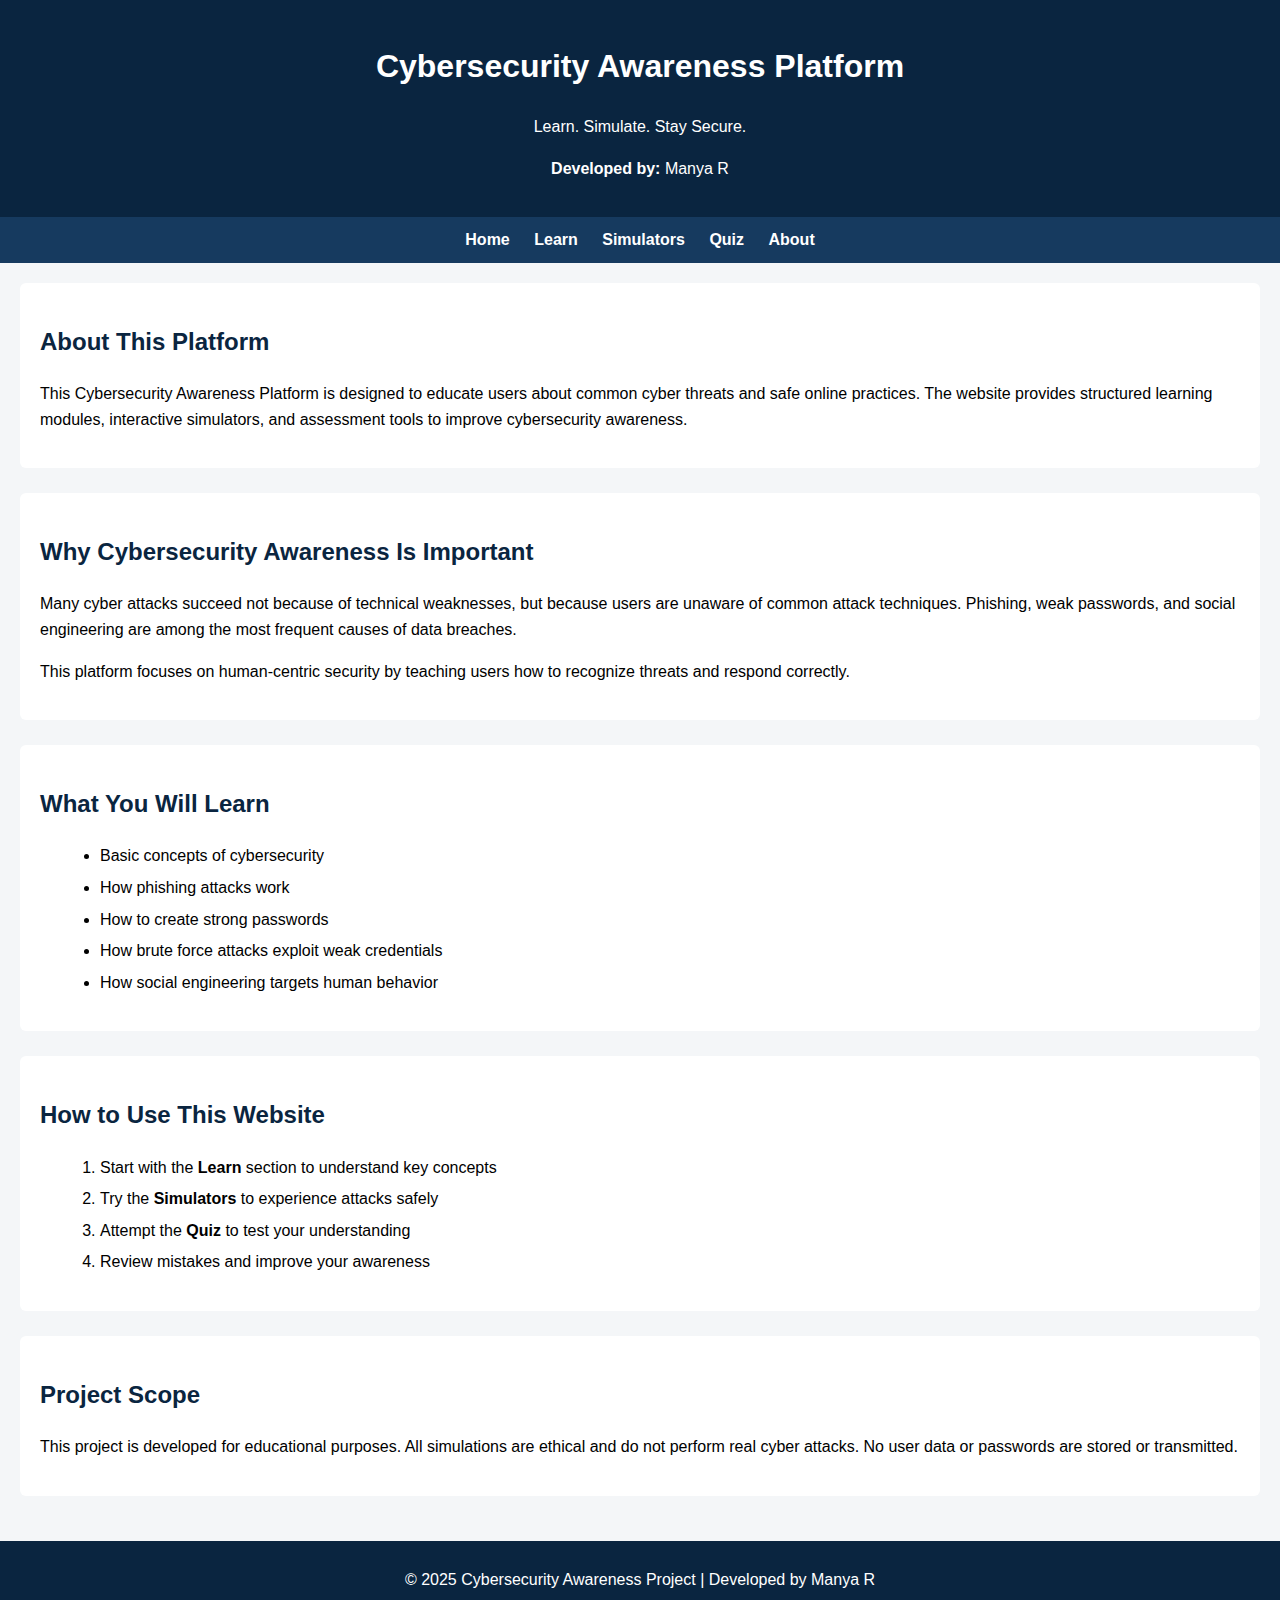
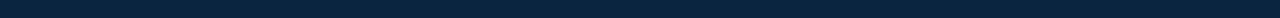
<file: index.html>
<!DOCTYPE html>
<html lang="en">
<head>
    <meta name="viewport" content="width=device-width, initial-scale=1.0">
    <meta charset="UTF-8">
    <title>Cybersecurity Awareness Platform</title>
    <link rel="stylesheet" href="assets/css/style.css">
</head>
<body>

    <header>
    <h1>Cybersecurity Awareness Platform</h1>
    <p>Learn. Simulate. Stay Secure.</p>
    <p><strong>Developed by:</strong> Manya R</p>
    </header>


    <nav>
        <a href="index.html">Home</a>
        <a href="learn.html">Learn</a>
        <a href="simulators.html">Simulators</a>
        <a href="quiz.html">Quiz</a>
        <a href="about.html">About</a>
    </nav>

    <main>

    <section>
        <h2>About This Platform</h2>
        <p>
            This Cybersecurity Awareness Platform is designed to educate users
            about common cyber threats and safe online practices. The website
            provides structured learning modules, interactive simulators, and
            assessment tools to improve cybersecurity awareness.
        </p>
    </section>

    <section>
        <h2>Why Cybersecurity Awareness Is Important</h2>
        <p>
            Many cyber attacks succeed not because of technical weaknesses,
            but because users are unaware of common attack techniques.
            Phishing, weak passwords, and social engineering are among the
            most frequent causes of data breaches.
        </p>
        <p>
            This platform focuses on human‑centric security by teaching users
            how to recognize threats and respond correctly.
        </p>
    </section>

    <section>
        <h2>What You Will Learn</h2>
        <ul>
            <li>Basic concepts of cybersecurity</li>
            <li>How phishing attacks work</li>
            <li>How to create strong passwords</li>
            <li>How brute force attacks exploit weak credentials</li>
            <li>How social engineering targets human behavior</li>
        </ul>
    </section>

    <section>
        <h2>How to Use This Website</h2>
        <ol>
            <li>Start with the <strong>Learn</strong> section to understand key concepts</li>
            <li>Try the <strong>Simulators</strong> to experience attacks safely</li>
            <li>Attempt the <strong>Quiz</strong> to test your understanding</li>
            <li>Review mistakes and improve your awareness</li>
        </ol>
    </section>

    <section>
        <h2>Project Scope</h2>
        <p>
            This project is developed for educational purposes. All simulations
            are ethical and do not perform real cyber attacks. No user data or
            passwords are stored or transmitted.
        </p>
    </section>

</main>


    <footer>
        <p>© 2025 Cybersecurity Awareness Project | Developed by Manya R </p>
    </footer>

    <script src="assets/js/main.js"></script>
</body>
</html>
</file>
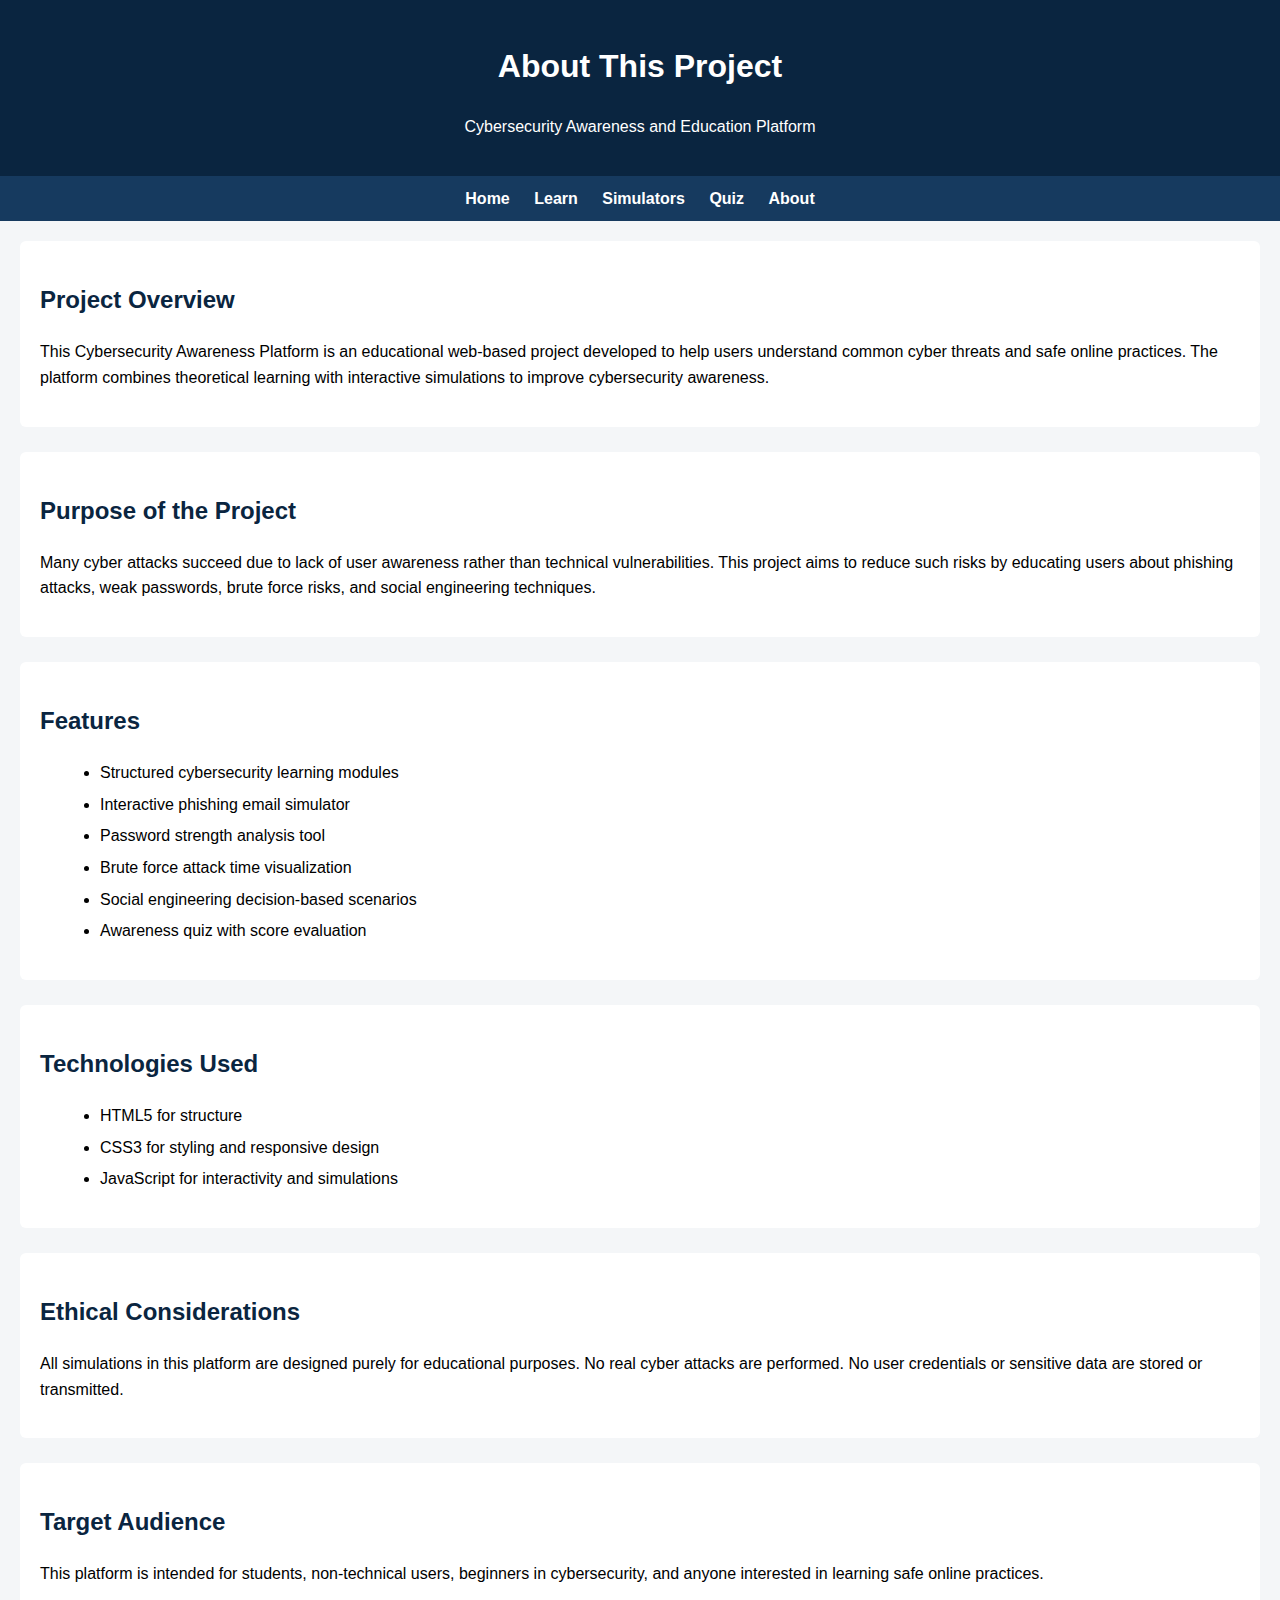
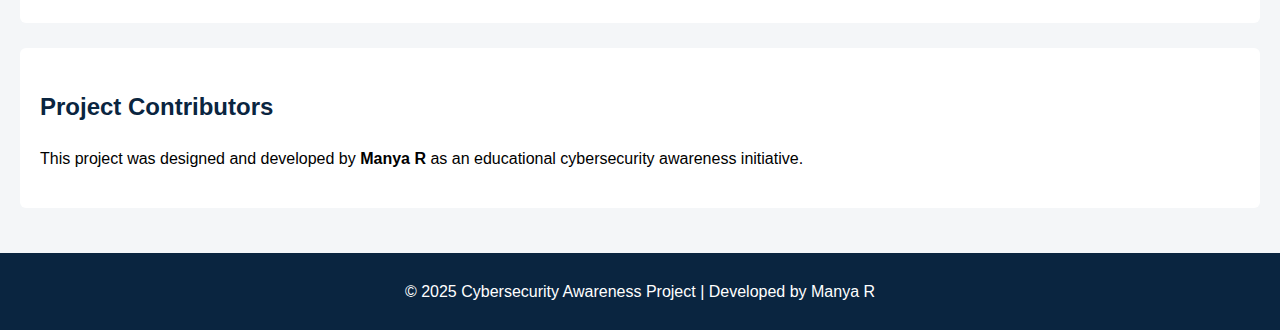
<file: about.html>
<!DOCTYPE html>
<html lang="en">
<head>
    <meta charset="UTF-8">
    <meta name="viewport" content="width=device-width, initial-scale=1.0">
    <title>About - Cybersecurity Awareness Platform</title>
    <link rel="stylesheet" href="assets/css/style.css">
</head>
<body>

<header>
    <h1>About This Project</h1>
    <p>Cybersecurity Awareness and Education Platform</p>
</header>

<nav>
    <a href="index.html">Home</a>
    <a href="learn.html">Learn</a>
    <a href="simulators.html">Simulators</a>
    <a href="quiz.html">Quiz</a>
    <a href="about.html">About</a>
</nav>

<main>

    <section>
        <h2>Project Overview</h2>
        <p>
            This Cybersecurity Awareness Platform is an educational web‑based
            project developed to help users understand common cyber threats
            and safe online practices. The platform combines theoretical
            learning with interactive simulations to improve cybersecurity
            awareness.
        </p>
    </section>

    <section>
        <h2>Purpose of the Project</h2>
        <p>
            Many cyber attacks succeed due to lack of user awareness rather
            than technical vulnerabilities. This project aims to reduce such
            risks by educating users about phishing attacks, weak passwords,
            brute force risks, and social engineering techniques.
        </p>
    </section>

    <section>
        <h2>Features</h2>
        <ul>
            <li>Structured cybersecurity learning modules</li>
            <li>Interactive phishing email simulator</li>
            <li>Password strength analysis tool</li>
            <li>Brute force attack time visualization</li>
            <li>Social engineering decision‑based scenarios</li>
            <li>Awareness quiz with score evaluation</li>
        </ul>
    </section>

    <section>
        <h2>Technologies Used</h2>
        <ul>
            <li>HTML5 for structure</li>
            <li>CSS3 for styling and responsive design</li>
            <li>JavaScript for interactivity and simulations</li>
        </ul>
    </section>

    <section>
        <h2>Ethical Considerations</h2>
        <p>
            All simulations in this platform are designed purely for
            educational purposes. No real cyber attacks are performed.
            No user credentials or sensitive data are stored or transmitted.
        </p>
    </section>

    <section>
        <h2>Target Audience</h2>
        <p>
            This platform is intended for students, non‑technical users,
            beginners in cybersecurity, and anyone interested in learning
            safe online practices.
        </p>
    </section>
 
    <section>
    <h2>Project Contributors</h2>
    <p>
        This project was designed and developed by
        <strong>Manya R </strong>
        as an educational cybersecurity awareness initiative.
    </p>
    </section>

</main>

<footer>
    <p>© 2025 Cybersecurity Awareness Project | Developed by Manya R</p>
</footer>


</body>
</html>
</file>
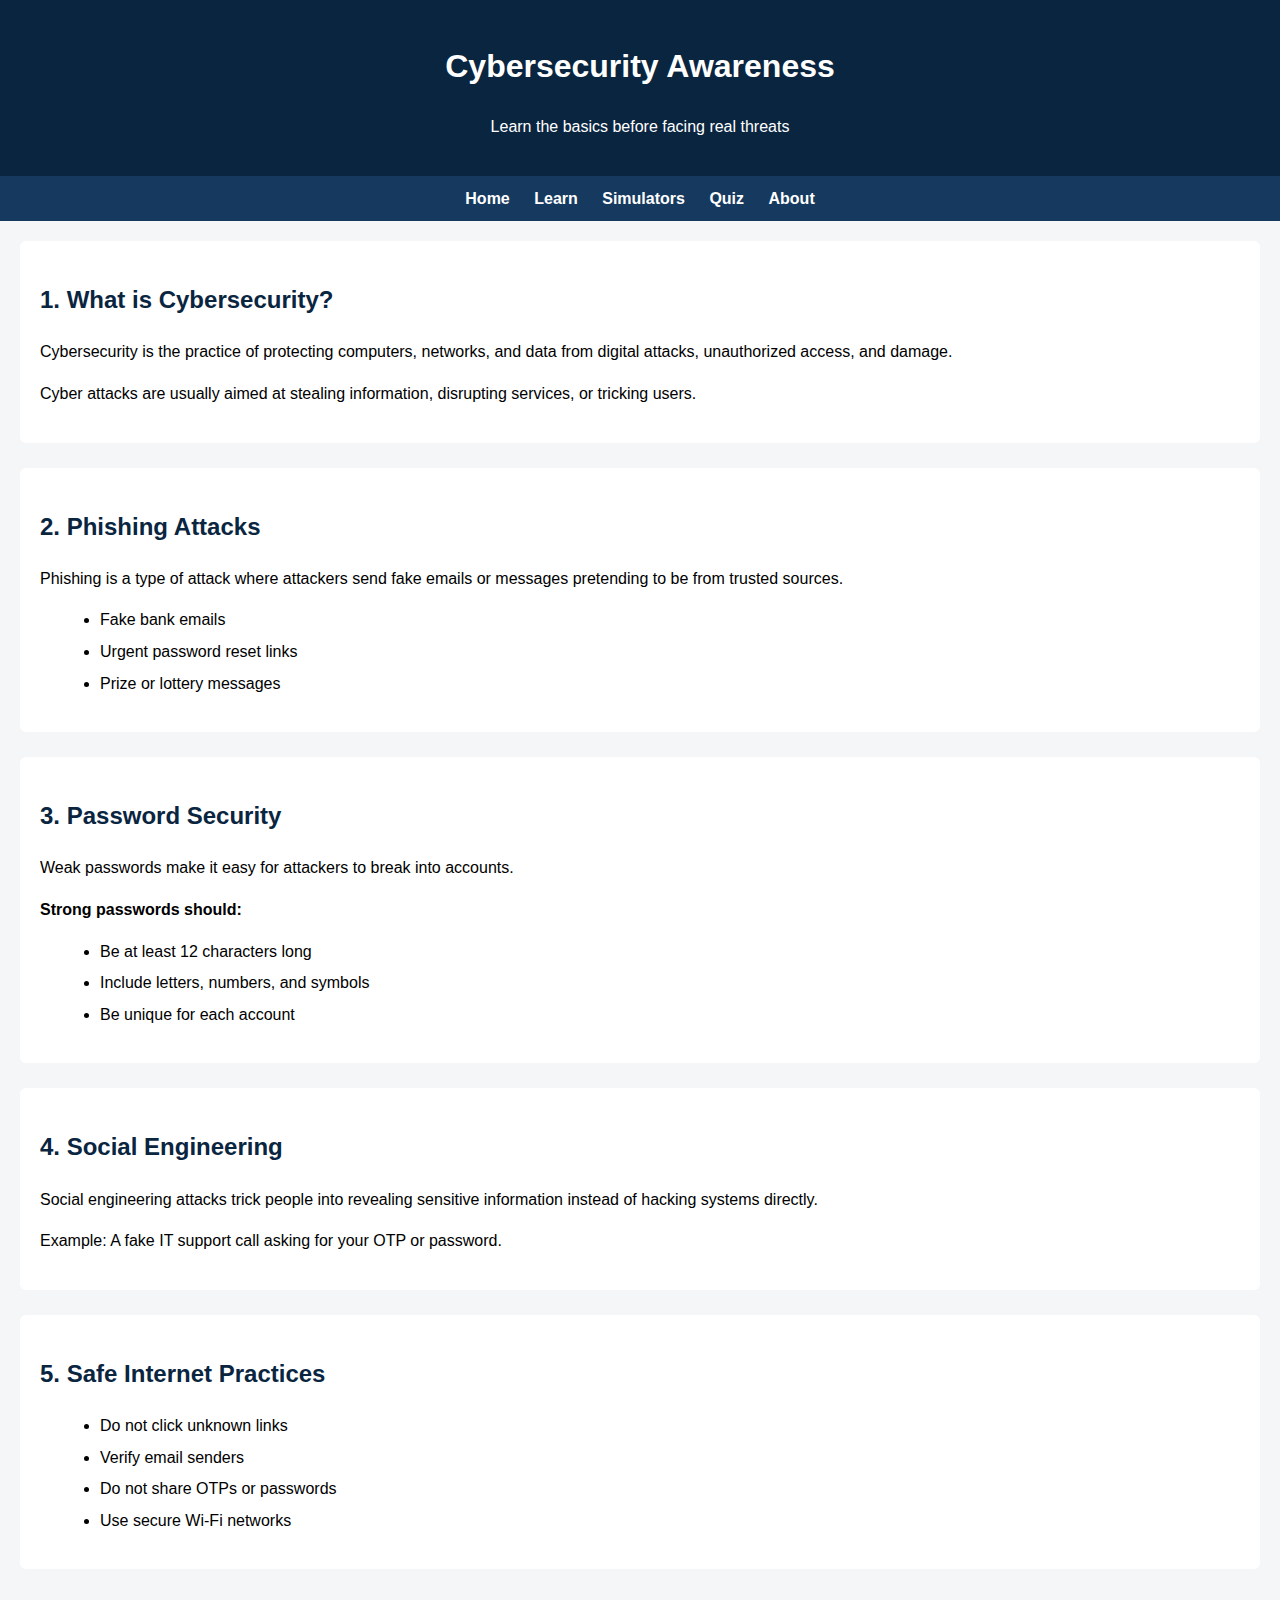
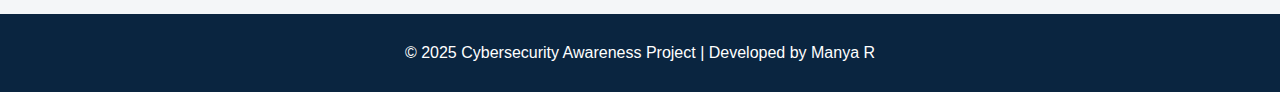
<file: learn.html>
<!DOCTYPE html>
<html lang="en">
<head>
    <meta name="viewport" content="width=device-width, initial-scale=1.0">
    <meta charset="UTF-8">
    <title>Learn Cybersecurity</title>
    <link rel="stylesheet" href="assets/css/style.css">
</head>
<body>

<header>
    <h1>Cybersecurity Awareness</h1>
    <p>Learn the basics before facing real threats</p>
</header>

<nav>
    <a href="index.html">Home</a>
    <a href="learn.html">Learn</a>
    <a href="simulators.html">Simulators</a>
    <a href="quiz.html">Quiz</a>
    <a href="about.html">About</a>
</nav>

<main>

    <section>
        <h2>1. What is Cybersecurity?</h2>
        <p>
            Cybersecurity is the practice of protecting computers, networks,
            and data from digital attacks, unauthorized access, and damage.
        </p>
        <p>
            Cyber attacks are usually aimed at stealing information,
            disrupting services, or tricking users.
        </p>
    </section>

    <section>
        <h2>2. Phishing Attacks</h2>
        <p>
            Phishing is a type of attack where attackers send fake emails or
            messages pretending to be from trusted sources.
        </p>
        <ul>
            <li>Fake bank emails</li>
            <li>Urgent password reset links</li>
            <li>Prize or lottery messages</li>
        </ul>
    </section>

    <section>
        <h2>3. Password Security</h2>
        <p>
            Weak passwords make it easy for attackers to break into accounts.
        </p>
        <p><strong>Strong passwords should:</strong></p>
        <ul>
            <li>Be at least 12 characters long</li>
            <li>Include letters, numbers, and symbols</li>
            <li>Be unique for each account</li>
        </ul>
    </section>

    <section>
        <h2>4. Social Engineering</h2>
        <p>
            Social engineering attacks trick people into revealing sensitive
            information instead of hacking systems directly.
        </p>
        <p>
            Example: A fake IT support call asking for your OTP or password.
        </p>
    </section>

    <section>
        <h2>5. Safe Internet Practices</h2>
        <ul>
            <li>Do not click unknown links</li>
            <li>Verify email senders</li>
            <li>Do not share OTPs or passwords</li>
            <li>Use secure Wi‑Fi networks</li>
        </ul>
    </section>

</main>

<footer>
    <p>© 2025 Cybersecurity Awareness Project | Developed by Manya R </p>
</footer>


</body>
</html>
</file>
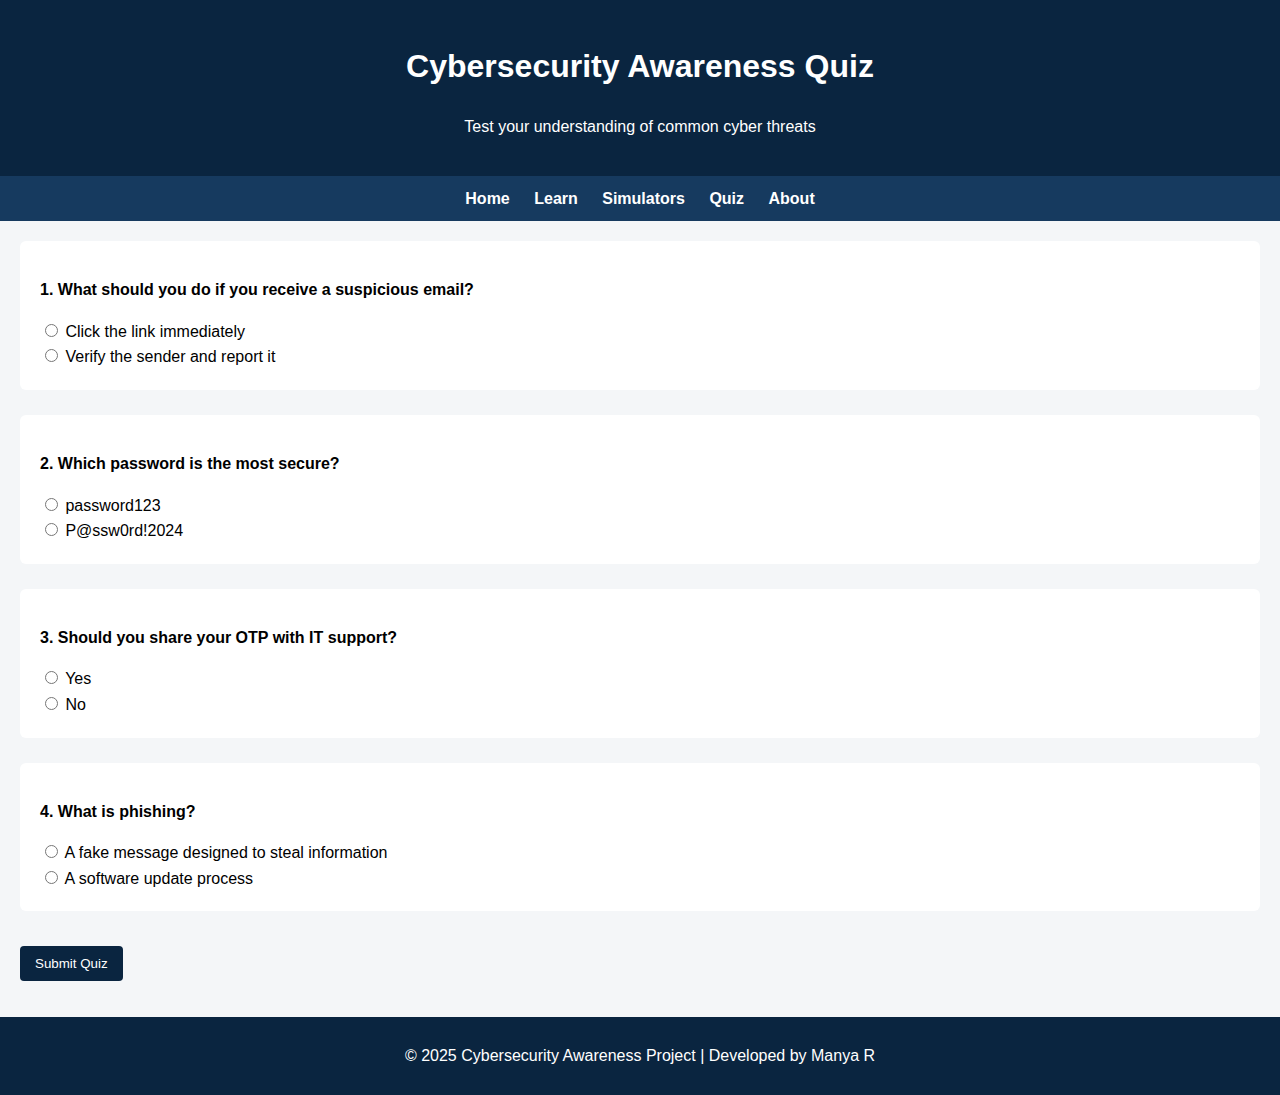
<file: quiz.html>
<!DOCTYPE html>
<html lang="en">
<head>
    <meta charset="UTF-8">
    <meta name="viewport" content="width=device-width, initial-scale=1.0">
    <title>Cybersecurity Awareness Quiz</title>
    <link rel="stylesheet" href="assets/css/style.css">
</head>
<body>

<header>
    <h1>Cybersecurity Awareness Quiz</h1>
    <p>Test your understanding of common cyber threats</p>
</header>

<nav>
    <a href="index.html">Home</a>
    <a href="learn.html">Learn</a>
    <a href="simulators.html">Simulators</a>
    <a href="quiz.html">Quiz</a>
    <a href="about.html">About</a>
</nav>

<main>

    <section>
        <p><strong>1. What should you do if you receive a suspicious email?</strong></p>
        <input type="radio" name="q1" value="0"> Click the link immediately<br>
        <input type="radio" name="q1" value="1"> Verify the sender and report it<br>
    </section>

    <section>
        <p><strong>2. Which password is the most secure?</strong></p>
        <input type="radio" name="q2" value="0"> password123<br>
        <input type="radio" name="q2" value="1"> P@ssw0rd!2024<br>
    </section>

    <section>
        <p><strong>3. Should you share your OTP with IT support?</strong></p>
        <input type="radio" name="q3" value="0"> Yes<br>
        <input type="radio" name="q3" value="1"> No<br>
    </section>

    <section>
        <p><strong>4. What is phishing?</strong></p>
        <input type="radio" name="q4" value="1"> A fake message designed to steal information<br>
        <input type="radio" name="q4" value="0"> A software update process<br>
    </section>

    <button onclick="calculateScore()">Submit Quiz</button>

    <p id="quizResult"></p>

</main>

<footer>
    <p>© 2025 Cybersecurity Awareness Project | Developed by Manya R</p>
</footer>


<script src="assets/js/main.js"></script>
</body>
</html>
</file>
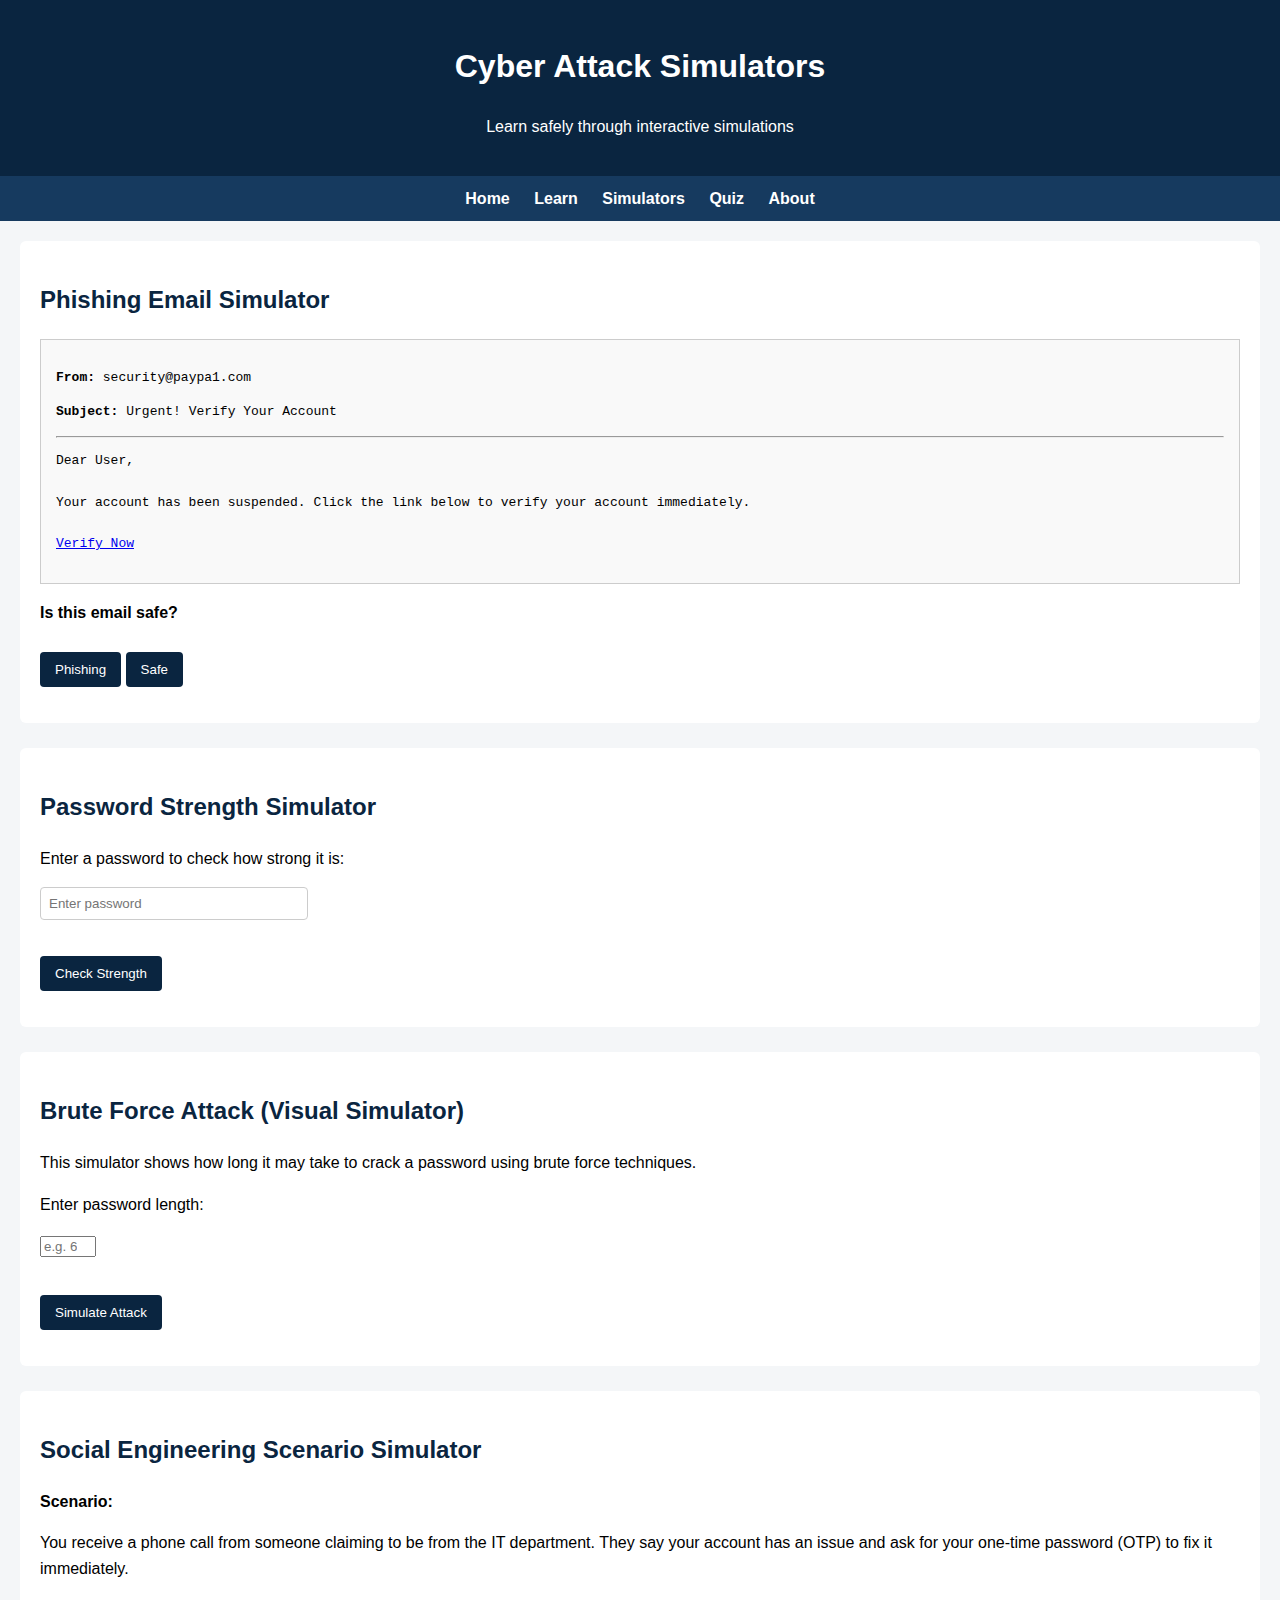
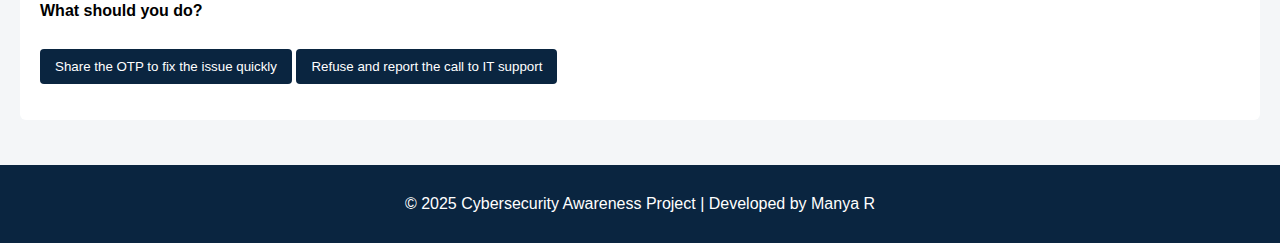
<file: simulators.html>
<!DOCTYPE html>
<html lang="en">
<head>
    <meta name="viewport" content="width=device-width, initial-scale=1.0">    
    <meta charset="UTF-8">
    <title>Cybersecurity Simulators</title>
    <link rel="stylesheet" href="assets/css/style.css">
</head>
<body>

<header>
    <h1>Cyber Attack Simulators</h1>
    <p>Learn safely through interactive simulations</p>
</header>

<nav>
    <a href="index.html">Home</a>
    <a href="learn.html">Learn</a>
    <a href="simulators.html">Simulators</a>
    <a href="quiz.html">Quiz</a>
    <a href="about.html">About</a>
</nav>

<main>

    <section id="phishing">
    <h2>Phishing Email Simulator</h2>

    <div class="email-box">
        <p><strong>From:</strong> security@paypa1.com</p>
        <p><strong>Subject:</strong> Urgent! Verify Your Account</p>
        <hr>
        <p>
            Dear User,<br><br>
            Your account has been suspended.  
            Click the link below to verify your account immediately.<br><br>
            <a href="#">Verify Now</a>
        </p>
    </div>

    <p><strong>Is this email safe?</strong></p>

    <button onclick="checkPhishing(true)">Phishing</button>
    <button onclick="checkPhishing(false)">Safe</button>

    <p id="phishingResult"></p>
    </section>


    <section id="password">
    <h2> Password Strength Simulator</h2>

    <p>Enter a password to check how strong it is:</p>

    <input type="password" id="passwordInput" placeholder="Enter password">
    <br><br>

    <button onclick="checkPassword()">Check Strength</button>

    <p id="passwordResult"></p>
    </section>


    <section id="bruteforce">
    <h2>Brute Force Attack (Visual Simulator)</h2>

    <p>
        This simulator shows how long it may take to crack a password
        using brute force techniques.
    </p>

    <p>Enter password length:</p>

    <input type="number" id="passwordLength" min="1" max="20" placeholder="e.g. 6">
    <br><br>

    <button onclick="simulateBruteForce()">Simulate Attack</button>

    <p id="bruteResult"></p>
    </section>


    <section id="social">
    <h2>Social Engineering Scenario Simulator</h2>

    <p><strong>Scenario:</strong></p>
    <p>
        You receive a phone call from someone claiming to be from the IT department.
        They say your account has an issue and ask for your one‑time password (OTP)
        to fix it immediately.
    </p>

    <p><strong>What should you do?</strong></p>

    <button onclick="socialResponse('share')">
        Share the OTP to fix the issue quickly
    </button>

    <button onclick="socialResponse('deny')">
        Refuse and report the call to IT support
    </button>

    <p id="socialResult"></p>
    </section>


</main>

<footer>
    <p>© 2025 Cybersecurity Awareness Project | Developed by Manya R</p>
</footer>


<script src="assets/js/main.js"></script>
</body>
</html>
</file>
<file: assets/css/style.css>
body {
    font-family: Arial, sans-serif;
    margin: 0;
    background-color: #f4f6f8;
}

header {
    background-color: #0a2540;
    color: white;
    padding: 20px;
    text-align: center;
}

nav {
    background-color: #163a5f;
    padding: 10px;
    text-align: center;
}

nav a {
    color: white;
    margin: 10px;
    text-decoration: none;
    font-weight: bold;
}

nav a:hover {
    text-decoration: underline;
}

main {
    padding: 20px;
}

footer {
    background-color: #0a2540;
    color: white;
    text-align: center;
    padding: 10px;
}

section {
    background-color: white;
    padding: 20px;
    margin-bottom: 20px;
    border-radius: 6px;
}

section h2 {
    color: #0a2540;
}

button {
    background-color: #0a2540;
    color: white;
    padding: 10px 15px;
    border: none;
    border-radius: 4px;
    cursor: pointer;
    margin-top: 10px;
}

button:hover {
    background-color: #163a5f;
}

.email-box {
    background-color: #f9f9f9;
    border: 1px solid #ccc;
    padding: 15px;
    margin-bottom: 10px;
    font-family: monospace;
}

input[type="password"] {
    padding: 8px;
    width: 250px;
    border: 1px solid #ccc;
    border-radius: 4px;
}

body {
    line-height: 1.6;
}

h1, h2 {
    word-wrap: break-word;
}

main section {
    margin-bottom: 25px;
}











/* Responsive Design */
@media (max-width: 768px) {

    nav {
        display: flex;
        flex-direction: column;
    }

    nav a {
        margin: 8px 0;
    }

    input[type="password"],
    input[type="number"] {
        width: 100%;
        max-width: 100%;
    }

    button {
        width: 100%;
    }

    main {
        padding: 10px;
    }
}

main section {
    margin-bottom: 25px;
}

main ul, main ol {
    margin-left: 20px;
}

main li {
    margin-bottom: 6px;
}
</file>
